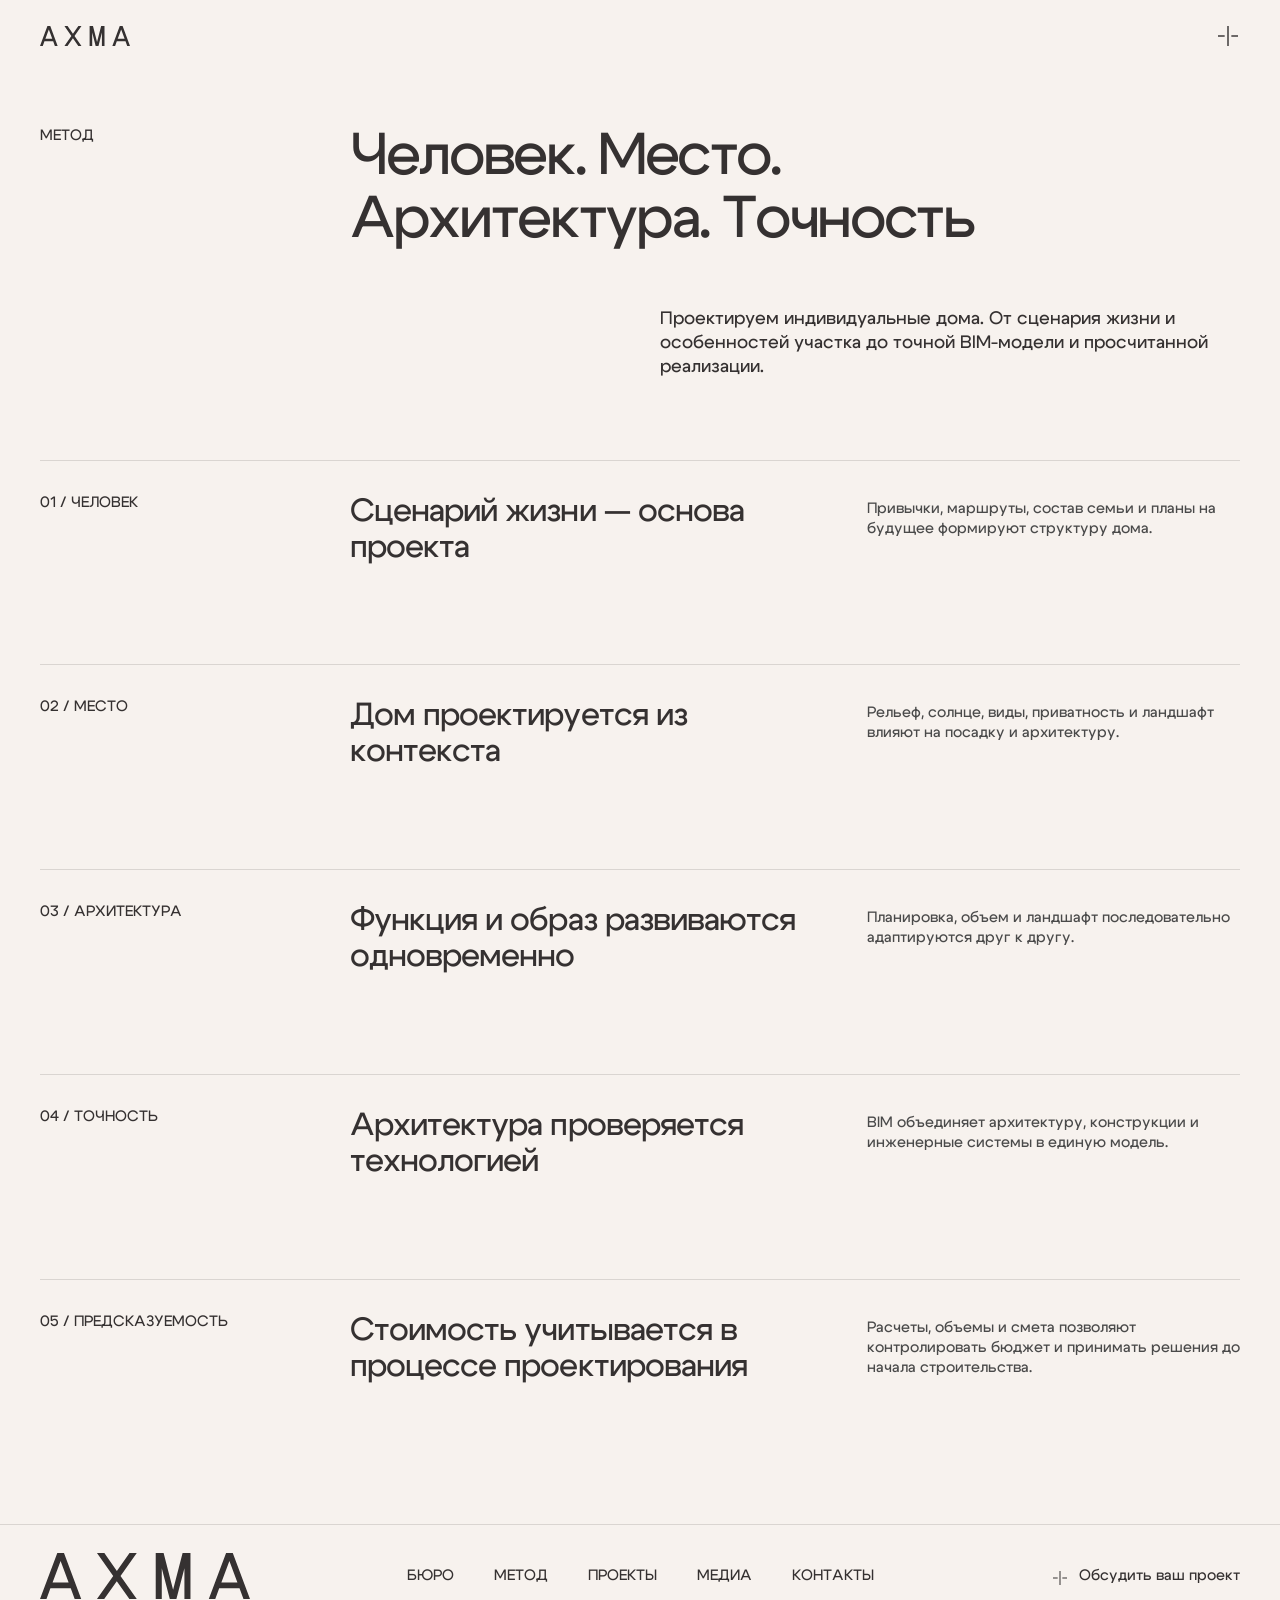
<file: method.html>
<!DOCTYPE html>
<html lang="ru">
<head>
  <meta charset="UTF-8" />
  <meta name="viewport" content="width=device-width, initial-scale=1.0" />
  <title>Метод — АХМА</title>
  <link rel="preconnect" href="https://fonts.googleapis.com" />
  <link rel="preconnect" href="https://fonts.gstatic.com" crossorigin />
  <link href="https://fonts.googleapis.com/css2?family=Onest:wght@400;500&display=swap" rel="stylesheet" />
  <link rel="stylesheet" href="styles.css" />
  <link rel="stylesheet" href="pages.css" />
</head>
<body id="top">
  <header class="site-header site-header--solid" id="site-header">
    <div class="site-header__inner">
      <a href="index.html" class="site-header__logo" aria-label="АХМА — на главную">
        <img decoding="async" src="assets/logo-header.svg" alt="АХМА" width="90" height="20" />
      </a>
      <button type="button" class="site-header__menu-btn" id="menu-toggle" aria-label="Открыть меню" aria-expanded="false" aria-controls="nav-drawer">
        <img decoding="async" src="assets/menu-icon.svg" alt="" width="24" height="24" />
      </button>
    </div>
  </header>

  <div class="nav-drawer" id="nav-drawer" aria-hidden="true">
    <div class="nav-drawer__backdrop" data-close-drawer></div>
    <nav class="nav-drawer__panel" aria-label="Основная навигация">
      <div class="nav-drawer__top">
        <a href="index.html" class="nav-drawer__logo" aria-label="АХМА — на главную">
          <img decoding="async" src="assets/logo-footer.svg" alt="АХМА" width="144" height="32" />
        </a>
        <button type="button" class="nav-drawer__close" data-close-drawer aria-label="Закрыть меню">
          <img decoding="async" src="assets/arrow-icon.svg" alt="" width="18" height="18" />
        </button>
      </div>
      <ul class="nav-drawer__links">
        <li><a href="bureau.html">Бюро</a></li>
        <li><a href="method.html">Метод</a></li>
        <li><a href="projects.html">Проекты</a></li>
        <li><a href="ahma-dom.html">АХМА ДОМ</a></li>
        <li><a href="media.html">Медиа</a></li>
        <li><a href="index.html#contact">Контакты</a></li>
      </ul>
      <div class="nav-drawer__footer">
        <div class="nav-drawer__contacts">
          <a href="mailto:ahma@bureau.ru">ahma@bureau.ru</a>
          <a href="tel:+79381221138">+7 938 122 11 38</a>
        </div>
        <div class="nav-drawer__socials">
          <a href="https://wa.me/79381221138" target="_blank" rel="noopener noreferrer">WhatsApp</a>
          <a href="https://pinterest.com/" target="_blank" rel="noopener noreferrer">Pinterest</a>
        </div>
      </div>
    </nav>
  </div>

  <main>
    <section class="editorial-hero container">
      <div class="editorial-hero__row">
        <p class="section-eyebrow">Метод</p>
        <h1 class="display-xl">Человек. Место.<br />Архитектура. Точность</h1>
      </div>
      <div class="editorial-hero__intro">
        <p class="lead-copy editorial-hero__intro-body">
          Проектируем индивидуальные дома. От сценария жизни и особенностей участка до точной BIM-модели и просчитанной реализации.
        </p>
      </div>
    </section>

    <section class="method-principles container" aria-label="Пять принципов метода">
      <article class="method-principle">
        <p class="method-principle__num">01 / Человек</p>
        <h2 class="display-md">Сценарий жизни — основа проекта</h2>
        <p class="method-principle__desc">
          Привычки, маршруты, состав семьи и планы на будущее формируют структуру дома.
        </p>
      </article>

      <article class="method-principle">
        <p class="method-principle__num">02 / Место</p>
        <h2 class="display-md">Дом проектируется из контекста</h2>
        <p class="method-principle__desc">
          Рельеф, солнце, виды, приватность и ландшафт влияют на посадку и архитектуру.
        </p>
      </article>

      <article class="method-principle">
        <p class="method-principle__num">03 / Архитектура</p>
        <h2 class="display-md">Функция и образ развиваются одновременно</h2>
        <p class="method-principle__desc">
          Планировка, объем и ландшафт последовательно адаптируются друг к другу.
        </p>
      </article>

      <article class="method-principle">
        <p class="method-principle__num">04 / Точность</p>
        <h2 class="display-md">Архитектура проверяется технологией</h2>
        <p class="method-principle__desc">
          BIM объединяет архитектуру, конструкции и инженерные системы в единую модель.
        </p>
      </article>

      <article class="method-principle">
        <p class="method-principle__num">05 / Предсказуемость</p>
        <h2 class="display-md">Стоимость учитывается в процессе проектирования</h2>
        <p class="method-principle__desc">
          Расчеты, объемы и смета позволяют контролировать бюджет и принимать решения до начала строительства.
        </p>
      </article>
    </section>
  </main>

  <footer class="site-footer">
    <div class="site-footer__inner">
      <a href="index.html" class="site-footer__logo" aria-label="АХМА — на главную">
        <img decoding="async" src="assets/logo-footer.svg" alt="АХМА" width="315" height="70" />
      </a>
      <nav class="site-footer__nav" aria-label="Навигация в подвале">
        <a href="bureau.html">Бюро</a>
        <a href="method.html">Метод</a>
        <a href="projects.html">Проекты</a>
        <a href="media.html">Медиа</a>
        <a href="index.html#contact">Контакты</a>
      </nav>
      <a href="index.html#contact" class="action-link site-footer__cta">
        <span class="action-link__icon" aria-hidden="true"><img decoding="async" src="assets/arrow-icon.svg" alt="" width="18" height="18" /></span>
        <span>Обсудить ваш проект</span>
      </a>
    </div>
  </footer>

  <script src="vendor/lenis.min.js"></script>
  <script src="vendor/gsap.min.js"></script>
  <script src="vendor/ScrollTrigger.min.js"></script>
  <script src="site.js"></script>
  <script src="animations.js"></script>
</body>
</html>
</file>
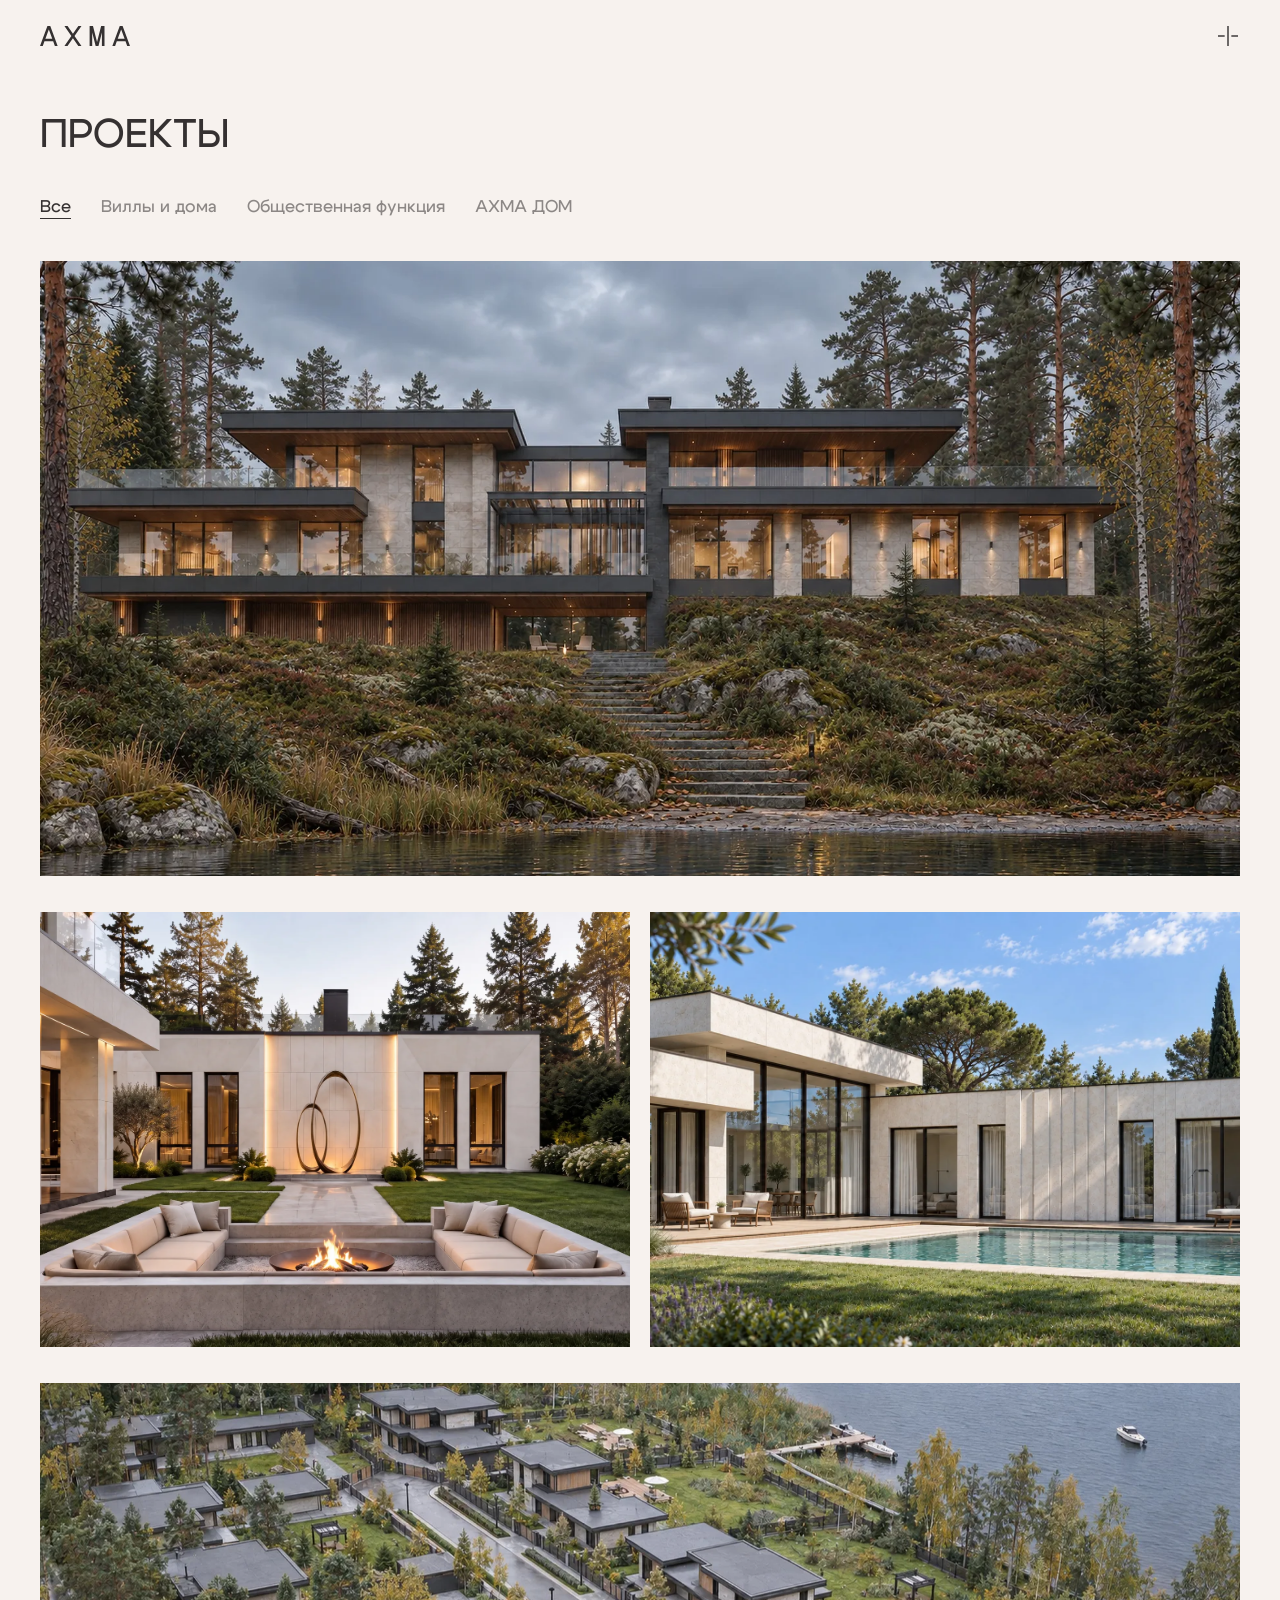
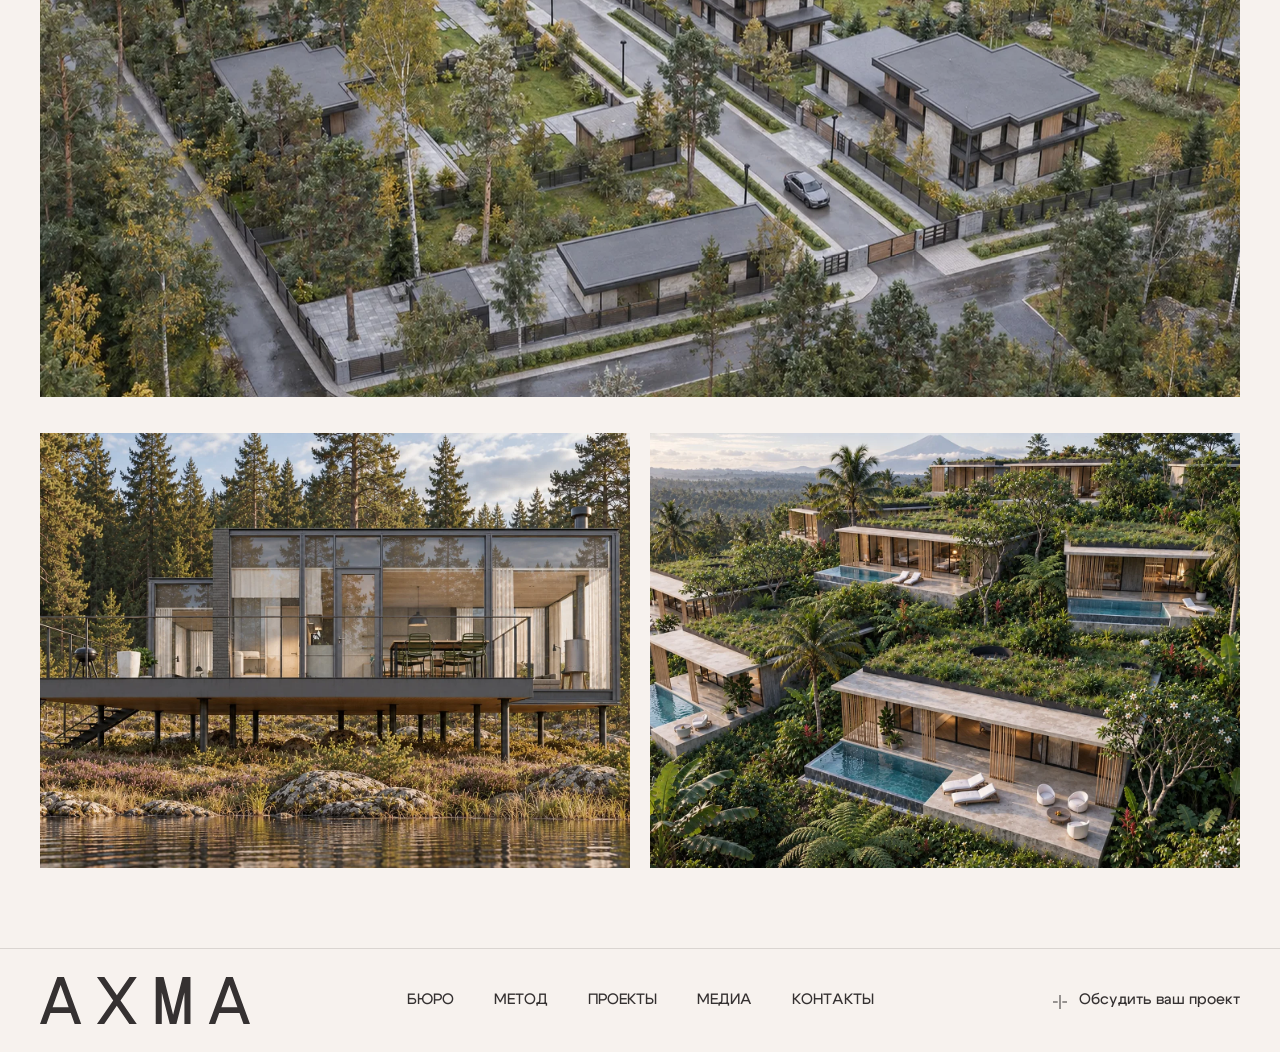
<file: projects.html>
<!DOCTYPE html>
<html lang="ru">
<head>
  <meta charset="UTF-8" />
  <meta name="viewport" content="width=device-width, initial-scale=1.0" />
  <title>Проекты — АХМА</title>
  <link rel="preconnect" href="https://fonts.googleapis.com" />
  <link rel="preconnect" href="https://fonts.gstatic.com" crossorigin />
  <link href="https://fonts.googleapis.com/css2?family=Onest:wght@400;500&display=swap" rel="stylesheet" />
  <link rel="stylesheet" href="styles.css" />
  <link rel="stylesheet" href="pages.css" />
</head>
<body id="top">
  <header class="site-header site-header--solid" id="site-header">
    <div class="site-header__inner">
      <a href="index.html" class="site-header__logo" aria-label="АХМА — на главную">
        <img decoding="async" src="assets/logo-header.svg" alt="АХМА" width="90" height="20" />
      </a>
      <button type="button" class="site-header__menu-btn" id="menu-toggle" aria-label="Открыть меню" aria-expanded="false" aria-controls="nav-drawer">
        <img decoding="async" src="assets/menu-icon.svg" alt="" width="24" height="24" />
      </button>
    </div>
  </header>

  <div class="nav-drawer" id="nav-drawer" aria-hidden="true">
    <div class="nav-drawer__backdrop" data-close-drawer></div>
    <nav class="nav-drawer__panel" aria-label="Основная навигация">
      <div class="nav-drawer__top">
        <a href="index.html" class="nav-drawer__logo" aria-label="АХМА — на главную">
          <img decoding="async" src="assets/logo-footer.svg" alt="АХМА" width="144" height="32" />
        </a>
        <button type="button" class="nav-drawer__close" data-close-drawer aria-label="Закрыть меню">
          <img decoding="async" src="assets/arrow-icon.svg" alt="" width="18" height="18" />
        </button>
      </div>
      <ul class="nav-drawer__links">
        <li><a href="bureau.html">Бюро</a></li>
        <li><a href="method.html">Метод</a></li>
        <li><a href="projects.html">Проекты</a></li>
        <li><a href="ahma-dom.html">АХМА ДОМ</a></li>
        <li><a href="media.html">Медиа</a></li>
        <li><a href="index.html#contact">Контакты</a></li>
      </ul>
      <div class="nav-drawer__footer">
        <div class="nav-drawer__contacts">
          <a href="mailto:ahma@bureau.ru">ahma@bureau.ru</a>
          <a href="tel:+79381221138">+7 938 122 11 38</a>
        </div>
        <div class="nav-drawer__socials">
          <a href="https://wa.me/79381221138" target="_blank" rel="noopener noreferrer">WhatsApp</a>
          <a href="https://pinterest.com/" target="_blank" rel="noopener noreferrer">Pinterest</a>
        </div>
      </div>
    </nav>
  </div>

  <main>
    <section class="page-title-block container">
      <h1>Проекты</h1>
    </section>

    <section class="container" aria-label="Каталог проектов">
      <div class="projects-page__filters" role="tablist" aria-label="Категории проектов">
        <button type="button" class="projects-page__filter is-active" data-projects-filter="all">Все</button>
        <button type="button" class="projects-page__filter" data-projects-filter="villas">Виллы и дома</button>
        <button type="button" class="projects-page__filter" data-projects-filter="public">Общественная функция</button>
        <a href="ahma-dom.html" class="projects-page__filter">АХМА ДОМ</a>
      </div>

      <div class="projects-feed">
        <a href="project.html?id=bolshoe-ozero" class="projects-feed__card projects-feed__card--wide" data-project-cat="villas">
          <img decoding="async" src="assets/pages/cover-bolshoe-ozero.webp" alt="Резиденция у Большого Озера" />
          <span class="project-plate">
            <span class="project-plate__title">Резиденция у Большого Озера</span>
          </span>
        </a>

        <div class="projects-feed__pair">
          <a href="project.html?id=krasnogorsk" class="projects-feed__card projects-feed__card--half" data-project-cat="villas">
            <img decoding="async" src="assets/pages/cover-krasnogorsk.webp" alt="Резиденция в Красногорске" />
            <span class="project-plate">
              <span class="project-plate__title">Резиденция в Красногорске</span>
            </span>
          </a>

          <a href="project.html?id=crimea" class="projects-feed__card projects-feed__card--half" data-project-cat="villas">
            <img decoding="async" src="assets/pages/cover-crimea.webp" alt="Дом-айсберг в Крыму" />
            <span class="project-plate">
              <span class="project-plate__title">Дом-айсберг в Крыму</span>
            </span>
          </a>
        </div>

        <a href="project.html?id=nahimovskoe" class="projects-feed__card projects-feed__card--wide" data-project-cat="villas">
          <img decoding="async" src="assets/pages/cover-nahimovskoe.webp" alt="Клубный поселок на озере Нахимовское" />
          <span class="project-plate">
            <span class="project-plate__title">Клубный поселок на озере Нахимовское</span>
          </span>
        </a>

        <div class="projects-feed__pair">
          <a href="project.html?id=karelia" class="projects-feed__card projects-feed__card--half" data-project-cat="public">
            <img decoding="async" src="assets/pages/cover-karelia.webp" alt="Эко-отель 4 звезды в Карелии" />
            <span class="project-plate">
              <span class="project-plate__title">Эко-отель 4 звезды в Карелии</span>
            </span>
          </a>

          <a href="project.html?id=indonesia" class="projects-feed__card projects-feed__card--half" data-project-cat="public">
            <img decoding="async" src="assets/pages/cover-indonesia.webp" alt="Курорт в Индонезии" />
            <span class="project-plate">
              <span class="project-plate__title">Курорт в Индонезии</span>
            </span>
          </a>
        </div>
      </div>
    </section>
  </main>

  <footer class="site-footer">
    <div class="site-footer__inner">
      <a href="index.html" class="site-footer__logo" aria-label="АХМА — на главную">
        <img decoding="async" src="assets/logo-footer.svg" alt="АХМА" width="315" height="70" />
      </a>
      <nav class="site-footer__nav" aria-label="Навигация в подвале">
        <a href="bureau.html">Бюро</a>
        <a href="method.html">Метод</a>
        <a href="projects.html">Проекты</a>
        <a href="media.html">Медиа</a>
        <a href="index.html#contact">Контакты</a>
      </nav>
      <a href="index.html#contact" class="action-link site-footer__cta">
        <span class="action-link__icon" aria-hidden="true"><img decoding="async" src="assets/arrow-icon.svg" alt="" width="18" height="18" /></span>
        <span>Обсудить ваш проект</span>
      </a>
    </div>
  </footer>

  <script src="vendor/lenis.min.js"></script>
  <script src="vendor/gsap.min.js"></script>
  <script src="vendor/ScrollTrigger.min.js"></script>
  <script src="site.js"></script>
  <script src="animations.js"></script>
</body>
</html>
</file>
<file: styles.css>
/* ==========================================================================
   АХМА — Architectural Bureau Design System & Responsive Layout
   Reference desktop width: 1920px (1800px inner container, 60px margins)
   ========================================================================== */

@font-face {
  font-family: 'Cygre';
  src: url('assets/fonts/Cygre-Regular.ttf') format('truetype');
  font-weight: 400;
  font-style: normal;
  font-display: swap;
}

@font-face {
  font-family: 'Cygre';
  src: url('assets/fonts/Cygre-Medium.ttf') format('truetype');
  font-weight: 500;
  font-style: normal;
  font-display: swap;
}

:root {
  --bg: #f7f2ee;
  --ink: #353131;
  --muted: #8c8c8c;
  --border: #dad5d1;
  --font-main: 'Cygre', -apple-system, BlinkMacSystemFont, 'Helvetica Neue', sans-serif;

  --gutter: clamp(20px, 3.125vw, 60px);
  --container-max: 1920px;

  --text-display: clamp(28px, 3.125vw, 60px);
  --leading-display: 1.1;
  --text-body: clamp(15px, 0.9375vw, 18px);
  --leading-body: 1.3333;
  --text-small: clamp(13px, 0.729vw, 14px);
  --leading-small: 1.4285;

  --ease: cubic-bezier(0.22, 1, 0.36, 1);
}

*,
*::before,
*::after {
  box-sizing: border-box;
}

html {
  scroll-behavior: smooth;
  background-color: var(--bg);
  color: var(--ink);
  font-family: var(--font-main);
  font-weight: 500;
  -webkit-font-smoothing: antialiased;
  -moz-osx-font-smoothing: grayscale;
}

html.lenis {
  scroll-behavior: auto;
}

body {
  margin: 0;
  background-color: var(--bg);
  color: var(--ink);
  font-size: var(--text-body);
  line-height: var(--leading-body);
  overflow-x: clip;
}

img {
  display: block;
  max-width: 100%;
}

a {
  color: inherit;
  text-decoration: none;
}

button,
input {
  font: inherit;
  color: inherit;
}

h1,
h2,
h3,
p,
blockquote,
figure,
ul,
ol {
  margin: 0;
}

ul,
ol {
  padding: 0;
  list-style: none;
}

.sr-only {
  position: absolute;
  width: 1px;
  height: 1px;
  padding: 0;
  margin: -1px;
  overflow: hidden;
  clip: rect(0, 0, 0, 0);
  white-space: nowrap;
  border: 0;
}

.container {
  width: 100%;
  max-width: var(--container-max);
  margin-inline: auto;
  padding-inline: var(--gutter);
}

/* Typography helpers */
.section-eyebrow {
  font-size: var(--text-body);
  line-height: var(--leading-body);
  font-weight: 500;
  text-transform: uppercase;
  color: var(--ink);
}

.display-heading {
  font-size: var(--text-display);
  line-height: var(--leading-display);
  font-weight: 500;
  color: var(--ink);
}

.body-copy {
  font-size: var(--text-body);
  line-height: var(--leading-body);
  font-weight: 500;
  color: var(--ink);
}

/* Action link (+ icon + label) */
.action-link {
  display: inline-flex;
  align-items: center;
  gap: 10px;
  font-size: var(--text-body);
  line-height: var(--leading-body);
  font-weight: 500;
  color: var(--ink);
  background: none;
  border: none;
  padding: 4px 0;
  cursor: pointer;
  white-space: nowrap;
  transition: opacity 0.25s var(--ease);
}

.action-link:hover {
  opacity: 0.65;
}

.action-link__icon {
  display: inline-flex;
  align-items: center;
  padding-top: 4px;
  flex-shrink: 0;
  transition: transform 0.35s var(--ease);
}

.action-link:hover .action-link__icon {
  transform: rotate(90deg);
}

.action-link__icon img {
  width: 18px;
  height: 18px;
}

/* ==========================================================================
   Header & Left-sliding Navigation Drawer (Меню · слева)
   ========================================================================== */
.site-header {
  position: fixed;
  top: 0;
  left: 0;
  right: 0;
  z-index: 40;
  pointer-events: none;
  transition: background-color 0.35s var(--ease), border-color 0.35s var(--ease);
  border-bottom: 1px solid transparent;
}

.site-header.is-scrolled {
  background-color: rgba(247, 242, 238, 0.9);
  backdrop-filter: blur(10px);
  -webkit-backdrop-filter: blur(10px);
  border-bottom-color: var(--border);
}

.site-header__inner {
  max-width: var(--container-max);
  margin-inline: auto;
  padding: clamp(20px, 1.875vw, 36px) var(--gutter);
  display: flex;
  align-items: center;
  justify-content: space-between;
  transition: padding 0.3s var(--ease);
}

.site-header.is-scrolled .site-header__inner {
  padding-block: 18px;
}

.site-header__logo,
.site-header__menu-btn {
  pointer-events: auto;
  display: inline-flex;
  align-items: center;
  justify-content: center;
}

.site-header__logo img {
  width: 90px;
  height: 20px;
  transition: filter 0.3s var(--ease);
}

.site-header.is-dark-ink .site-header__logo img,
.site-header.is-dark-ink .site-header__menu-btn img,
.site-header.is-scrolled .site-header__logo img,
.site-header.is-scrolled .site-header__menu-btn img {
  filter: brightness(0) saturate(100%) invert(16%) sepia(6%) saturate(464%) hue-rotate(314deg) brightness(95%) contrast(88%);
}

.site-header__menu-btn {
  background: none;
  border: none;
  padding: 4px;
  margin: -4px;
  cursor: pointer;
  transition: transform 0.35s var(--ease), opacity 0.25s var(--ease);
}

.site-header__menu-btn:hover {
  transform: rotate(90deg);
}

.site-header__menu-btn img {
  width: 24px;
  height: 24px;
}

/* Left-sliding Navigation Drawer */
.nav-drawer {
  position: fixed;
  inset: 0;
  z-index: 60;
  pointer-events: none;
  visibility: hidden;
}

.nav-drawer.is-open {
  pointer-events: auto;
  visibility: visible;
}

.nav-drawer__backdrop {
  position: absolute;
  inset: 0;
  background-color: rgba(53, 49, 49, 0.32);
  opacity: 0;
  transition: opacity 0.35s var(--ease);
}

.nav-drawer.is-open .nav-drawer__backdrop {
  opacity: 1;
}

.nav-drawer__panel {
  position: absolute;
  top: 0;
  left: 0;
  bottom: 0;
  width: min(520px, 100%);
  background-color: var(--bg);
  border-right: 1px solid var(--border);
  padding: clamp(24px, 2.5vw, 44px) var(--gutter);
  display: flex;
  flex-direction: column;
  justify-content: space-between;
  transform: translateX(-100%);
  transition: transform 0.42s var(--ease);
}

.nav-drawer.is-open .nav-drawer__panel {
  transform: translateX(0);
}

.nav-drawer__top {
  display: flex;
  align-items: center;
  justify-content: space-between;
}

.nav-drawer__logo img {
  width: 112px;
  height: 25px;
}

.nav-drawer__close {
  background: none;
  border: none;
  padding: 8px;
  margin: -8px;
  cursor: pointer;
  display: inline-flex;
  align-items: center;
  justify-content: center;
  transform: rotate(45deg);
  transition: transform 0.3s var(--ease), opacity 0.25s var(--ease);
}

.nav-drawer__close:hover {
  transform: rotate(135deg);
  opacity: 0.65;
}

.nav-drawer__close img {
  width: 18px;
  height: 18px;
}

.nav-drawer__links {
  display: flex;
  flex-direction: column;
  gap: 18px;
  margin-block: 40px;
}

.nav-drawer__links a {
  font-size: clamp(28px, 3vw, 44px);
  line-height: 1.15;
  text-transform: uppercase;
  letter-spacing: -0.02em;
  transition: opacity 0.25s var(--ease);
}

.nav-drawer__links a:hover {
  opacity: 0.55;
}

.nav-drawer__footer {
  border-top: 1px solid var(--border);
  padding-top: 24px;
  display: flex;
  flex-direction: column;
  gap: 16px;
}

.nav-drawer__contacts,
.nav-drawer__socials {
  display: flex;
  flex-wrap: wrap;
  gap: 12px 24px;
  font-size: 16px;
}

.nav-drawer__contacts a:hover,
.nav-drawer__socials a:hover {
  opacity: 0.6;
}

/* ==========================================================================
   Section 1 & 2: Scroll-driven Hero -> Sky Intro (encore-resort.ru style)
   ========================================================================== */
.intro-stage {
  position: relative;
  width: 100%;
  background-color: var(--bg);
}

.intro-scroll-track {
  position: relative;
  height: 245svh;
}

.intro-sticky {
  position: sticky;
  top: 0;
  height: 100svh;
  width: 100%;
  overflow: hidden;
  display: flex;
  align-items: center;
}

.intro-sticky__sky {
  position: absolute;
  inset: 0;
  background: linear-gradient(180deg, #bcc5ef 0%, #dfe2e7 66%, #f7f2ee 100%);
  z-index: 1;
}

.intro__content {
  position: relative;
  z-index: 2;
  width: 100%;
  max-width: var(--container-max);
  margin-inline: auto;
  padding-inline: var(--gutter);
  padding-top: clamp(48px, 5vw, 96px);
}

.intro__editorial {
  width: min(1180px, 100%);
  margin-inline: auto;
}

.intro__thumb-slot {
  width: clamp(210px, 19.583vw, 376px);
  aspect-ratio: 376 / 200;
  margin-left: 13.135%;
  margin-bottom: clamp(20px, 1.56vw, 30px);
}

.intro__headline {
  font-size: var(--text-display);
  line-height: 1.0333;
  font-weight: 500;
  color: var(--ink);
  word-break: break-word;
  opacity: 0;
  transform: translate3d(0, 24px, 0);
  will-change: opacity, transform;
}

.intro__headline-lead {
  display: block;
  margin-left: 13.135%;
}

/* Morphing Hero Frame */
.hero-morph {
  position: absolute;
  top: 0;
  left: 0;
  width: 100%;
  height: 100%;
  z-index: 3;
  overflow: hidden;
  background-color: #2b2725;
  transform-origin: top left;
  will-change: transform;
  contain: layout paint;
}

.hero-morph__image {
  width: 100%;
  height: 100%;
  object-fit: cover;
  object-position: center;
  transform-origin: center center;
  will-change: transform;
}

.hero-morph__vignette {
  position: absolute;
  inset: 0;
  background: linear-gradient(180deg, rgba(0, 0, 0, 0.4) 0%, rgba(0, 0, 0, 0) 50%);
  pointer-events: none;
  will-change: opacity;
}

.hero-scroll-hint {
  position: absolute;
  left: 50%;
  bottom: 28px;
  transform: translateX(-50%);
  z-index: 4;
  display: flex;
  flex-direction: column;
  align-items: center;
  gap: 8px;
  color: rgba(255, 255, 255, 0.85);
  font-size: 13px;
  letter-spacing: 0.08em;
  text-transform: uppercase;
  pointer-events: none;
  transition: opacity 0.3s var(--ease);
}

.hero-scroll-hint__line {
  width: 1px;
  height: 28px;
  background: linear-gradient(180deg, rgba(255, 255, 255, 0.85), rgba(255, 255, 255, 0));
}

.hero-sound-btn {
  position: absolute;
  right: var(--gutter);
  bottom: 28px;
  z-index: 5;
  display: inline-flex;
  align-items: center;
  gap: 8px;
  padding: 9px 16px;
  border: 1px solid rgba(255, 255, 255, 0.32);
  border-radius: 999px;
  background-color: rgba(20, 19, 18, 0.36);
  backdrop-filter: blur(8px);
  -webkit-backdrop-filter: blur(8px);
  color: #f7f2ee;
  font-size: 13px;
  letter-spacing: 0.06em;
  text-transform: uppercase;
  cursor: pointer;
  transition: background-color 0.25s var(--ease), border-color 0.25s var(--ease), opacity 0.25s var(--ease);
}

.hero-sound-btn:hover {
  background-color: rgba(20, 19, 18, 0.62);
  border-color: rgba(255, 255, 255, 0.65);
}

.hero-sound-btn__dot {
  width: 6px;
  height: 6px;
  border-radius: 50%;
  background-color: rgba(247, 242, 238, 0.45);
  transition: background-color 0.25s var(--ease);
}

.hero-sound-btn.is-unmuted .hero-sound-btn__dot {
  background-color: #f7f2ee;
  box-shadow: 0 0 8px rgba(247, 242, 238, 0.85);
}

.intro__house {
  position: relative;
  width: 100%;
  aspect-ratio: 1920 / 1110;
  overflow: hidden;
  background-color: var(--bg);
}

.intro__house-img {
  position: absolute;
  left: 0;
  top: -20.77%;
  width: 100%;
  height: 127.12%;
  max-width: none;
  object-fit: cover;
}

@media (prefers-reduced-motion: reduce) {
  .intro-scroll-track {
    height: auto;
  }

  .intro-sticky {
    position: relative;
    height: auto;
    flex-direction: column;
    padding-bottom: 64px;
  }

  .hero-morph {
    position: relative;
    height: clamp(460px, 53vw, 960px);
    order: -1;
  }

  .intro__thumb-slot {
    display: none;
  }

  .intro__headline {
    opacity: 1;
    transform: none;
  }

  .hero-scroll-hint {
    display: none;
  }
}

/* ==========================================================================
   Section 3: Projects Gallery & Long Hover Title Plates
   Viewport-peek logic: current project fits inside screen + next project peeks below
   ========================================================================== */
.projects {
  padding-top: clamp(32px, 3.2vw, 60px);
  display: flex;
  flex-direction: column;
  gap: clamp(28px, 3vw, 52px);
}

.project-trigger {
  display: block;
  width: 100%;
  height: 100%;
  padding: 0;
  margin: 0;
  border: none;
  background: none;
  cursor: pointer;
  position: relative;
  overflow: hidden;
  text-align: left;
}

.project-trigger img {
  width: 100%;
  height: 100%;
  object-fit: cover;
  backface-visibility: hidden;
  -webkit-backface-visibility: hidden;
  will-change: transform;
  transition: transform 0.7s var(--ease);
}

.project-trigger:hover img,
.project-trigger:focus-visible img {
  transform: scale(1.025);
}

/* Long full-width hover & keyboard-focus title plate (always visible on touch devices) */
.project-plate {
  position: absolute;
  left: clamp(14px, 1.25vw, 24px);
  right: clamp(14px, 1.25vw, 24px);
  bottom: clamp(14px, 1.25vw, 24px);
  padding: clamp(14px, 1.05vw, 20px) clamp(18px, 1.4vw, 28px);
  background-color: rgba(247, 242, 238, 0.94);
  backdrop-filter: blur(8px);
  -webkit-backdrop-filter: blur(8px);
  color: var(--ink);
  display: flex;
  align-items: center;
  opacity: 0;
  transform: translateY(8px);
  transition: opacity 0.3s var(--ease), transform 0.3s var(--ease);
  pointer-events: none;
}

.project-plate__title {
  font-size: clamp(16px, 1.05vw, 20px);
  line-height: 1.25;
  color: var(--ink);
}

.project-trigger:hover .project-plate,
.project-trigger:focus-visible .project-plate,
.archive-card__btn:hover .project-plate,
.archive-card__btn:focus-visible .project-plate {
  opacity: 1;
  transform: translateY(0);
}

@media (hover: none) {
  .project-plate {
    opacity: 1;
    transform: none;
  }
}

.project-wide {
  width: 100%;
  height: min(calc(100svh - 175px), 50vw);
  min-height: 340px;
  max-height: 820px;
  overflow: hidden;
  background-color: #ebe5df;
}

.project-asymmetric {
  display: grid;
  grid-template-columns: 405fr 215fr 1180fr;
  align-items: stretch;
  height: min(calc(100svh - 175px), 50vw);
  min-height: 360px;
  max-height: 820px;
}

.project-asymmetric__left {
  grid-column: 1;
  display: grid;
  grid-template-rows: 1fr 1fr;
  gap: clamp(16px, 2.4vw, 44px);
  min-height: 0;
}

.project-asymmetric__right {
  grid-column: 3;
  height: 100%;
  overflow: hidden;
}

.project-detail {
  width: 100%;
  height: 100%;
  min-height: 0;
  overflow: hidden;
}

.project-detail--sculpt .project-trigger img.project-detail__sculpt-img {
  position: absolute;
  height: 100%;
  width: 252.18%;
  left: -88.59%;
  top: 0.04%;
  max-width: none;
  object-fit: fill;
}

.projects__cta-wrap {
  display: flex;
  justify-content: center;
  margin-top: clamp(8px, 1.5vw, 24px);
}

/* ==========================================================================
   Section 3B: 5-Project Archive (from Google Doc)
   ========================================================================== */
.archive {
  padding-top: clamp(72px, 8.5vw, 160px);
}

.archive__header {
  display: flex;
  flex-wrap: wrap;
  align-items: flex-end;
  justify-content: space-between;
  gap: 24px;
  padding-bottom: clamp(28px, 2.5vw, 44px);
  border-bottom: 1px solid var(--border);
}

.archive__title {
  margin-top: 12px;
}

.archive__filters {
  display: flex;
  flex-wrap: wrap;
  gap: 10px 28px;
}

.archive__filter {
  background: none;
  border: none;
  border-bottom: 1px solid transparent;
  padding: 6px 0;
  cursor: pointer;
  font-size: var(--text-body);
  line-height: var(--leading-body);
  color: var(--muted);
  transition: color 0.25s var(--ease), border-color 0.25s var(--ease);
}

.archive__filter:hover,
.archive__filter.is-active {
  color: var(--ink);
  border-bottom-color: var(--ink);
}

.archive__grid {
  padding-top: clamp(28px, 2.8vw, 50px);
  display: grid;
  grid-template-columns: repeat(3, minmax(0, 1fr));
  gap: clamp(24px, 2.5vw, 44px) clamp(20px, 2.08vw, 40px);
}

.archive-card.is-hidden {
  display: none;
}

.archive-card__btn {
  display: flex;
  flex-direction: column;
  width: 100%;
  padding: 0;
  border: none;
  background: none;
  text-align: left;
  cursor: pointer;
}

.archive-card__media {
  position: relative;
  width: 100%;
  aspect-ratio: 4 / 3;
  overflow: hidden;
  background-color: #e6dfd9;
}

.archive-card__media img {
  width: 100%;
  height: 100%;
  object-fit: cover;
  transition: transform 0.65s var(--ease);
}

.archive-card__btn:hover .archive-card__media img,
.archive-card__btn:focus-visible .archive-card__media img {
  transform: scale(1.03);
}

.archive-card__info {
  padding-top: 14px;
  display: flex;
  flex-direction: column;
  gap: 4px;
}

.archive-card__name {
  font-size: var(--text-body);
  line-height: var(--leading-body);
  font-weight: 500;
  color: var(--ink);
}

.archive-card__sub {
  font-size: var(--text-small);
  line-height: var(--leading-small);
  color: var(--muted);
}

/* ==========================================================================
   Project Detail Modal
   ========================================================================== */
.project-modal {
  position: fixed;
  inset: 0;
  z-index: 70;
  display: flex;
  justify-content: flex-end;
  opacity: 0;
  visibility: hidden;
  pointer-events: none;
  transition: opacity 0.3s var(--ease), visibility 0.3s var(--ease);
}

.project-modal.is-open {
  opacity: 1;
  visibility: visible;
  pointer-events: auto;
}

.project-modal__backdrop {
  position: absolute;
  inset: 0;
  background-color: rgba(53, 49, 49, 0.36);
}

.project-modal__sheet {
  position: relative;
  z-index: 1;
  width: min(920px, 100%);
  height: 100%;
  background-color: var(--bg);
  border-left: 1px solid var(--border);
  overflow-y: auto;
  padding: clamp(24px, 3vw, 48px) var(--gutter);
  transform: translateX(48px);
  transition: transform 0.38s var(--ease);
}

.project-modal.is-open .project-modal__sheet {
  transform: translateX(0);
}

.project-modal__header {
  display: flex;
  align-items: center;
  justify-content: space-between;
  padding-bottom: 20px;
  border-bottom: 1px solid var(--border);
}

.project-modal__close {
  background: none;
  border: none;
  padding: 8px;
  margin: -8px;
  cursor: pointer;
  transform: rotate(45deg);
  transition: transform 0.3s var(--ease), opacity 0.25s var(--ease);
}

.project-modal__close:hover {
  transform: rotate(135deg);
  opacity: 0.65;
}

.project-modal__close img {
  width: 18px;
  height: 18px;
}

.project-modal__body {
  padding-top: clamp(24px, 2.5vw, 40px);
  display: flex;
  flex-direction: column;
  gap: 32px;
}

.project-modal__title {
  font-size: clamp(28px, 3vw, 48px);
  line-height: 1.1;
  font-weight: 500;
  color: var(--ink);
}

.project-modal__hero {
  width: 100%;
  aspect-ratio: 16 / 10;
  overflow: hidden;
}

.project-modal__hero img {
  width: 100%;
  height: 100%;
  object-fit: cover;
}

.project-modal__specs {
  border-top: 1px solid var(--border);
}

.project-modal__spec-row {
  display: grid;
  grid-template-columns: minmax(140px, 200px) 1fr;
  gap: 12px 24px;
  padding-block: 14px;
  border-bottom: 1px solid var(--border);
}

.project-modal__spec-label {
  color: var(--muted);
}

.project-modal__concept {
  display: flex;
  flex-direction: column;
  gap: 16px;
}

.project-modal__concept p {
  font-size: var(--text-body);
  line-height: 1.5;
  color: var(--ink);
}

.project-modal__divider {
  width: 48px;
  height: 1px;
  background-color: var(--border);
  margin-block: 4px;
}

/* ==========================================================================
   Section 4: Founders Quote & Portrait
   ========================================================================== */
.founders {
  padding-top: clamp(72px, 10.4vw, 200px);
}

.founders__inner {
  border-top: 1px solid var(--border);
  border-bottom: 1px solid var(--border);
  padding-block: clamp(32px, 2.6vw, 50px);
  display: grid;
  grid-template-columns: minmax(0, 870fr) minmax(0, 715fr);
  column-gap: clamp(32px, 11.2vw, 215px);
  row-gap: 36px;
  align-items: center;
}

.founders__text {
  display: flex;
  flex-direction: column;
  justify-content: space-between;
  gap: clamp(36px, 10.4vw, 200px);
}

.founders__quote {
  font-size: var(--text-display);
  line-height: var(--leading-display);
  letter-spacing: -0.04em;
  color: var(--ink);
}

.founders__author {
  font-size: var(--text-body);
  line-height: var(--leading-body);
  color: var(--ink);
  max-width: 405px;
}

.founders__portrait {
  width: 100%;
  aspect-ratio: 715 / 842;
  overflow: hidden;
}

.founders__portrait img {
  width: 100%;
  height: 100%;
  object-fit: cover;
}

/* ==========================================================================
   Section 5: Recognition & Geography
   ========================================================================== */
.credentials {
  padding-top: clamp(72px, 10.4vw, 200px);
  display: grid;
  grid-template-columns: repeat(2, minmax(0, 1fr));
  gap: clamp(48px, 3.125vw, 60px);
  align-items: start;
}

.credentials__column {
  display: flex;
  flex-direction: column;
  gap: clamp(20px, 1.56vw, 30px);
}

.lined-list {
  border-top: 1px solid var(--border);
}

.lined-list__item {
  border-bottom: 1px solid var(--border);
  padding-block: 14px;
  display: flex;
  flex-direction: column;
  gap: 4px;
}

.lined-list__title {
  font-size: var(--text-body);
  line-height: var(--leading-body);
  color: var(--ink);
}

.lined-list__meta {
  font-size: var(--text-body);
  line-height: var(--leading-body);
  color: var(--muted);
}

/* ==========================================================================
   Section 6: Method
   ========================================================================== */
.method {
  padding-top: clamp(80px, 11.45vw, 220px);
}

.method__header {
  display: grid;
  grid-template-columns: repeat(2, minmax(0, 1fr));
  column-gap: clamp(32px, 3.125vw, 60px);
  row-gap: 24px;
  align-items: start;
}

.method__heading-col {
  display: flex;
  flex-direction: column;
  gap: 20px;
  max-width: 715px;
}

.method__desc-col {
  padding-top: clamp(0px, 2.3vw, 44px);
  max-width: 715px;
}

.method__cards {
  margin-top: clamp(48px, 6.77vw, 130px);
  display: grid;
  grid-template-columns: repeat(4, minmax(0, 1fr));
  border-top: 1px solid var(--border);
  border-left: 1px solid var(--border);
}

.method__card {
  border-right: 1px solid var(--border);
  border-bottom: 1px solid var(--border);
  padding: clamp(24px, 2.08vw, 40px);
  display: flex;
  flex-direction: column;
  gap: 20px;
}

.method__num,
.method__card-text {
  font-size: var(--text-body);
  line-height: var(--leading-body);
  color: var(--ink);
}

.method__visual {
  margin-top: clamp(48px, 7.29vw, 140px);
  width: 100%;
  aspect-ratio: 1800 / 1004;
  overflow: hidden;
}

/* ==========================================================================
   Section 7: Contact / Form
   ========================================================================== */
.contact {
  padding-top: clamp(72px, 9.375vw, 180px);
  padding-bottom: clamp(72px, 8.33vw, 160px);
  display: grid;
  grid-template-columns: 310fr 560fr 370fr 560fr;
  align-items: start;
}

.contact__eyebrow-col {
  grid-column: 1;
}

.contact__form-col {
  grid-column: 2;
}

.contact__info-col {
  grid-column: 4;
  padding-top: 12px;
}

.contact__title {
  margin-bottom: clamp(32px, 2.6vw, 50px);
}

.contact-form__fields {
  border-top: 1px solid var(--border);
}

.contact-form__field {
  display: block;
  border-bottom: 1px solid var(--border);
  transition: border-color 0.25s var(--ease);
}

.contact-form__field:focus-within {
  border-bottom-color: var(--ink);
}

.contact-form__field input {
  width: 100%;
  border: none;
  background: transparent;
  padding: 14px 0 20px;
  font-size: var(--text-body);
  line-height: var(--leading-body);
  color: var(--ink);
  outline: none;
}

.contact-form__field input::placeholder {
  color: var(--muted);
}

.contact-form__field.is-invalid {
  border-bottom-color: #b4433a;
}

.contact-form__consent {
  display: flex;
  align-items: flex-start;
  gap: 10px;
  margin-top: 24px;
  cursor: pointer;
  position: relative;
}

.contact-form__consent input {
  position: absolute;
  opacity: 0;
  width: 16px;
  height: 16px;
  margin: 0;
  cursor: pointer;
}

.contact-form__checkbox {
  width: 12px;
  height: 12px;
  margin-top: 5px;
  border: 1px solid var(--ink);
  border-radius: 2px;
  flex-shrink: 0;
  position: relative;
  transition: background-color 0.2s var(--ease);
}

.contact-form__consent input:checked + .contact-form__checkbox {
  background-color: var(--ink);
}

.contact-form__consent input:checked + .contact-form__checkbox::after {
  content: '';
  position: absolute;
  left: 3px;
  top: 0.5px;
  width: 4px;
  height: 7px;
  border: solid var(--bg);
  border-width: 0 1.5px 1.5px 0;
  transform: rotate(45deg);
}

.contact-form__consent input:focus-visible + .contact-form__checkbox {
  outline: 2px solid var(--ink);
  outline-offset: 2px;
}

.contact-form__consent-text {
  font-size: var(--text-small);
  line-height: var(--leading-small);
  color: var(--ink);
}

.contact-form__actions {
  margin-top: clamp(28px, 2.08vw, 40px);
  display: flex;
  flex-direction: column;
  align-items: flex-start;
  gap: 12px;
}

.contact-form__status {
  font-size: var(--text-small);
  line-height: var(--leading-small);
  color: var(--ink);
  min-height: 20px;
}

.contact-form__status.is-error {
  color: #b4433a;
}

.contact-links {
  border-top: 1px solid var(--border);
}

.contact-links__row {
  border-bottom: 1px solid var(--border);
  padding: 14px 0 20px;
  font-size: var(--text-body);
  line-height: var(--leading-body);
  color: var(--ink);
}

.contact-links__row a {
  transition: opacity 0.25s var(--ease);
}

.contact-links__row a:hover {
  opacity: 0.6;
}

.contact-links__row--socials {
  display: flex;
  flex-wrap: wrap;
  gap: 20px;
}

/* ==========================================================================
   Footer
   ========================================================================== */
.site-footer {
  border-top: 1px solid var(--border);
}

.site-footer__inner {
  max-width: var(--container-max);
  margin-inline: auto;
  padding: clamp(28px, 2.08vw, 40px) var(--gutter);
  display: grid;
  grid-template-columns: 1fr auto 1fr;
  align-items: center;
  gap: 24px;
}

.site-footer__logo {
  justify-self: start;
  display: inline-block;
}

.site-footer__logo img {
  width: clamp(160px, 16.4vw, 315px);
  height: auto;
}

.site-footer__nav {
  justify-self: center;
  display: flex;
  align-items: center;
  gap: clamp(20px, 3.125vw, 60px);
  font-size: var(--text-body);
  line-height: var(--leading-body);
  text-transform: uppercase;
  white-space: nowrap;
}

.site-footer__nav a {
  transition: opacity 0.25s var(--ease);
}

.site-footer__nav a:hover {
  opacity: 0.6;
}

.site-footer__cta {
  justify-self: end;
}

/* ==========================================================================
   Lightbox Modal (Default dimmed + "Без затемнения" light mode per 712:190)
   ========================================================================== */
.lightbox {
  --lb-bg: rgba(24, 22, 21, 0.94);
  --lb-fg: #f7f2ee;
  --lb-border: rgba(247, 242, 238, 0.26);

  position: fixed;
  inset: 0;
  z-index: 80;
  background-color: var(--lb-bg);
  color: var(--lb-fg);
  display: grid;
  grid-template-rows: auto 1fr auto;
  padding: clamp(18px, 2.2vw, 32px) var(--gutter);
  opacity: 0;
  visibility: hidden;
  pointer-events: none;
  transition: opacity 0.3s var(--ease), visibility 0.3s var(--ease), background-color 0.25s var(--ease), color 0.25s var(--ease);
}

.lightbox.is-no-dim {
  --lb-bg: #f7f2ee;
  --lb-fg: #353131;
  --lb-border: rgba(53, 49, 49, 0.22);
}

.lightbox.is-open {
  opacity: 1;
  visibility: visible;
  pointer-events: auto;
}

.lightbox__top {
  display: flex;
  align-items: center;
  justify-content: space-between;
  gap: 16px;
}

.lightbox__counter {
  font-size: 16px;
  font-variant-numeric: tabular-nums;
}

.lightbox__controls {
  display: flex;
  align-items: center;
  gap: 20px;
}

.lightbox__mode-toggle {
  display: inline-flex;
  align-items: center;
  gap: 8px;
  font-size: 14px;
  cursor: pointer;
  user-select: none;
}

.lightbox__mode-toggle input {
  accent-color: var(--ink);
  cursor: pointer;
}

.lightbox__close {
  background: none;
  border: 1px solid var(--lb-border);
  color: var(--lb-fg);
  width: 42px;
  height: 42px;
  display: inline-flex;
  align-items: center;
  justify-content: center;
  font-size: 24px;
  line-height: 1;
  cursor: pointer;
  transition: opacity 0.2s var(--ease), border-color 0.2s var(--ease);
}

.lightbox__close:hover {
  opacity: 0.7;
}

.lightbox__stage {
  position: relative;
  display: flex;
  align-items: center;
  justify-content: center;
  min-height: 0;
  padding-block: 16px;
}

.lightbox__figure {
  max-width: min(1400px, 88vw);
  max-height: 100%;
  display: flex;
  align-items: center;
  justify-content: center;
}

.lightbox__figure img {
  max-width: 100%;
  max-height: 76vh;
  object-fit: contain;
}

.lightbox__zone {
  position: absolute;
  top: 0;
  bottom: 0;
  width: 28%;
  background: none;
  border: none;
  color: var(--lb-fg);
  display: flex;
  align-items: center;
  cursor: pointer;
  padding: 0 12px;
}

.lightbox__zone--prev {
  left: 0;
  justify-content: flex-start;
}

.lightbox__zone--next {
  right: 0;
  justify-content: flex-end;
}

.lightbox__arrow {
  width: 44px;
  height: 44px;
  border: 1px solid var(--lb-border);
  display: inline-flex;
  align-items: center;
  justify-content: center;
  font-size: 20px;
  opacity: 0.45;
  transition: opacity 0.2s var(--ease), transform 0.2s var(--ease);
}

.lightbox__zone:hover .lightbox__arrow,
.lightbox__zone:focus-visible .lightbox__arrow {
  opacity: 1;
  transform: scale(1.06);
}

.lightbox__bottom {
  display: flex;
  justify-content: center;
  padding-top: 8px;
}

.lightbox__caption {
  font-size: 16px;
  text-align: center;
  color: var(--lb-fg);
}

/* ==========================================================================
   Responsive Breakpoints
   ========================================================================== */
@media (max-width: 1180px) {
  .archive__grid {
    grid-template-columns: repeat(2, minmax(0, 1fr));
  }

  .site-footer__inner {
    grid-template-columns: 1fr;
    justify-items: start;
    gap: 28px;
  }

  .site-footer__nav {
    justify-self: start;
    flex-wrap: wrap;
    gap: 16px 32px;
  }

  .site-footer__cta {
    justify-self: start;
  }

  .contact {
    grid-template-columns: minmax(0, 1fr) minmax(0, 1fr);
    column-gap: 48px;
    row-gap: 32px;
  }

  .contact__eyebrow-col {
    grid-column: 1 / -1;
  }

  .contact__form-col {
    grid-column: 1;
  }

  .contact__info-col {
    grid-column: 2;
    padding-top: 0;
  }
}

@media (max-width: 960px) {
  .project-asymmetric {
    grid-template-columns: 1fr;
    height: auto;
    max-height: none;
    gap: 24px;
  }

  .project-asymmetric__left {
    grid-column: 1;
    grid-template-rows: auto;
    grid-template-columns: repeat(2, 1fr);
    gap: 20px;
    order: 2;
  }

  .project-detail {
    aspect-ratio: 405 / 460;
    height: auto;
  }

  .project-asymmetric__right {
    grid-column: 1;
    aspect-ratio: 4 / 3;
    height: auto;
    order: 1;
  }

  .founders__inner {
    grid-template-columns: 1fr;
    gap: 40px;
  }

  .founders__portrait {
    max-width: 540px;
  }

  .method__header {
    grid-template-columns: 1fr;
  }

  .method__desc-col {
    padding-top: 0;
  }

  .method__cards {
    grid-template-columns: repeat(2, minmax(0, 1fr));
  }
}

@media (max-width: 720px) {
  .intro-scroll-track {
    height: 175svh;
  }

  .intro__thumb-slot {
    margin-left: 0;
    width: min(260px, 72%);
  }

  .intro__headline-lead {
    margin-left: 0;
    display: inline;
  }

  .intro__house {
    aspect-ratio: 4 / 3;
  }

  .project-wide,
  .project-asymmetric__right,
  .method__visual {
    aspect-ratio: 4 / 3;
  }

  .archive__grid {
    grid-template-columns: 1fr;
  }

  .project-modal__spec-row {
    grid-template-columns: 1fr;
    gap: 4px;
  }

  .credentials {
    grid-template-columns: 1fr;
    gap: 48px;
  }

  .method__cards {
    grid-template-columns: 1fr;
  }

  .contact {
    grid-template-columns: 1fr;
    row-gap: 40px;
  }

  .contact__form-col,
  .contact__info-col {
    grid-column: 1;
  }
}
</file>
<file: pages.css>
/* ==========================================================================
   АХМА — Inner Pages Styles (Бюро, Метод, Медиа, Проекты, Проект, АХМА ДОМ)
   Extends styles.css design system tokens
   ========================================================================== */

/* Light-background inner page header */
.site-header--solid {
  position: sticky;
  top: 0;
  background-color: rgba(247, 242, 238, 0.92);
  backdrop-filter: blur(10px);
  -webkit-backdrop-filter: blur(10px);
  border-bottom: 1px solid transparent;
  pointer-events: auto;
}

.site-header--solid.is-scrolled {
  border-bottom-color: var(--border);
}

.site-header--solid .site-header__logo img,
.site-header--solid .site-header__menu-btn img {
  filter: brightness(0) saturate(100%) invert(16%) sepia(6%) saturate(464%) hue-rotate(314deg) brightness(95%) contrast(88%);
}

/* Large editorial display (88px on 1920px) */
.display-xl {
  font-size: clamp(32px, 4.583vw, 88px);
  line-height: 1.068;
  letter-spacing: -0.04em;
  font-weight: 500;
  color: var(--ink);
}

.display-md {
  font-size: clamp(24px, 2.5vw, 48px);
  line-height: 1.125;
  letter-spacing: -0.03em;
  font-weight: 500;
  color: var(--ink);
}

.display-sm {
  font-size: clamp(22px, 1.875vw, 36px);
  line-height: 1.1667;
  font-weight: 500;
  color: var(--ink);
}

.lead-copy {
  font-size: clamp(18px, 1.25vw, 24px);
  line-height: 1.3333;
  font-weight: 500;
  color: var(--ink);
}

/* ==========================================================================
   Page Hero (Бюро / Метод)
   ========================================================================== */
.editorial-hero {
  padding-top: clamp(44px, 4.167vw, 80px);
  padding-bottom: clamp(56px, 6.25vw, 120px);
  display: flex;
  flex-direction: column;
  gap: clamp(36px, 4.375vw, 84px);
}

.editorial-hero__row {
  display: grid;
  grid-template-columns: minmax(140px, 405fr) minmax(0, 1335fr);
  gap: clamp(20px, 3.125vw, 60px);
  align-items: start;
}

.editorial-hero__intro {
  display: grid;
  grid-template-columns: minmax(0, 930fr) minmax(0, 870fr);
}

.editorial-hero__intro-body {
  grid-column: 2;
  max-width: 780px;
}

/* ==========================================================================
   Page: Бюро (589:247)
   ========================================================================== */
.bureau-quote {
  padding-bottom: clamp(56px, 6.25vw, 120px);
}

.bureau-quote__box {
  border-top: 1px solid var(--border);
  border-bottom: 1px solid var(--border);
  padding-block: clamp(36px, 3.33vw, 64px);
  display: flex;
  flex-direction: column;
  gap: clamp(32px, 3.125vw, 60px);
}

.bureau-quote__row {
  display: grid;
  grid-template-columns: minmax(60px, 405fr) minmax(0, 1335fr);
  gap: clamp(16px, 3.125vw, 60px);
  align-items: start;
}

.bureau-quote__mark {
  font-size: clamp(56px, 6.25vw, 120px);
  line-height: 0.85;
  color: var(--ink);
}

.bureau-quote__author-row {
  display: grid;
  grid-template-columns: minmax(0, 930fr) minmax(0, 870fr);
}

.bureau-quote__author {
  grid-column: 2;
  font-size: var(--text-body);
  line-height: var(--leading-body);
}

.bureau-gallery {
  display: flex;
  flex-direction: column;
  gap: clamp(36px, 5.2vw, 100px);
}

.bureau-gallery__split {
  display: grid;
  grid-template-columns: minmax(0, 1180fr) minmax(0, 215fr) minmax(0, 405fr);
  align-items: center;
}

.bureau-gallery__split--reverse {
  grid-template-columns: minmax(0, 405fr) minmax(0, 215fr) minmax(0, 1180fr);
}

.bureau-gallery__large {
  aspect-ratio: 1180 / 760;
  overflow: hidden;
}

.bureau-gallery__detail {
  aspect-ratio: 405 / 570;
  overflow: hidden;
  position: relative;
}

.bureau-gallery__split .bureau-gallery__large { grid-column: 1; }
.bureau-gallery__split .bureau-gallery__detail { grid-column: 3; }

.bureau-gallery__split--reverse .bureau-gallery__detail { grid-column: 1; }
.bureau-gallery__split--reverse .bureau-gallery__large { grid-column: 3; }

.bureau-gallery__wide {
  width: 100%;
  aspect-ratio: 1800 / 1020;
  overflow: hidden;
}

.bureau-gallery__large img,
.bureau-gallery__detail img,
.bureau-gallery__wide img {
  width: 100%;
  height: 100%;
  object-fit: cover;
}

.bureau-gallery__links {
  display: flex;
  flex-wrap: wrap;
  align-items: center;
  justify-content: space-between;
  gap: 20px;
  padding-top: clamp(40px, 4.167vw, 80px);
  padding-bottom: clamp(56px, 6.25vw, 120px);
  padding-left: clamp(0px, 24.2vw, 465px);
}

.bureau-gallery__text-link {
  font-size: var(--text-body);
  line-height: var(--leading-body);
  color: var(--ink);
  transition: opacity 0.25s var(--ease);
}

.bureau-gallery__text-link:hover {
  opacity: 0.6;
}

.bureau-geo {
  padding-top: clamp(40px, 4.167vw, 80px);
  padding-bottom: clamp(56px, 6.25vw, 120px);
  display: grid;
  grid-template-columns: minmax(0, 570px) minmax(0, 760px);
  justify-content: space-between;
  align-items: center;
  gap: 48px;
}

.bureau-geo__info {
  display: flex;
  flex-direction: column;
  gap: clamp(28px, 2.5vw, 48px);
}

.bureau-geo__head {
  display: flex;
  flex-direction: column;
  gap: 16px;
}

.bureau-geo__sub {
  font-size: var(--text-body);
  line-height: 1.55;
  color: rgba(53, 49, 49, 0.6);
}

.bureau-geo__list {
  border-top: 1px solid rgba(53, 49, 49, 0.14);
}

.bureau-geo__item {
  border-bottom: 1px solid rgba(53, 49, 49, 0.14);
  padding-block: clamp(14px, 1.04vw, 20px);
  display: flex;
  align-items: center;
  justify-content: space-between;
  gap: 16px;
}

.bureau-geo__city {
  display: inline-flex;
  align-items: center;
  gap: 16px;
  font-size: clamp(22px, 1.667vw, 32px);
  line-height: 1.1875;
  letter-spacing: -0.01em;
}

.bureau-geo__dot {
  width: 8px;
  height: 8px;
  border-radius: 50%;
  background-color: var(--ink);
  flex-shrink: 0;
}

.bureau-geo__country {
  font-size: 16px;
  color: rgba(53, 49, 49, 0.4);
}

.bureau-geo__globe {
  position: relative;
  width: min(760px, 100%);
  aspect-ratio: 1;
  justify-self: end;
  overflow: visible;
}

.bureau-geo__sphere {
  position: absolute;
  inset: 0;
  border-radius: 50%;
  overflow: hidden;
  background: radial-gradient(circle at 50% 50%, #ffffff 0%, #e8e4df 70%, #c8c2bb 100%);
}

.bureau-geo__sphere img {
  width: 100%;
  height: 100%;
  object-fit: cover;
}

.bureau-geo__sphere::after {
  content: '';
  position: absolute;
  inset: 0;
  border-radius: 50%;
  background: radial-gradient(circle at 50% 50%, rgba(0, 0, 0, 0) 55%, rgba(0, 0, 0, 0.18) 100%);
  pointer-events: none;
}

.bureau-geo__lines {
  position: absolute;
  inset: 0;
  width: 100%;
  height: 100%;
  pointer-events: none;
  z-index: 4;
  overflow: visible;
}

.bureau-geo__lines line {
  stroke: rgba(53, 49, 49, 0.34);
  stroke-width: 1;
  stroke-dasharray: 3 3;
}

.bureau-geo__bubbles {
  position: absolute;
  inset: 0;
  pointer-events: none;
  z-index: 6;
}

.bureau-geo__bubble {
  position: absolute;
  pointer-events: auto;
  display: inline-flex;
  align-items: center;
  gap: 10px;
  padding: 7px 10px 7px 7px;
  border-radius: 999px;
  background-color: rgba(255, 255, 255, 0.96);
  backdrop-filter: blur(8px);
  -webkit-backdrop-filter: blur(8px);
  border: 1px solid rgba(53, 49, 49, 0.14);
  box-shadow: 0 8px 24px rgba(53, 49, 49, 0.14);
  color: var(--ink);
  text-decoration: none;
  white-space: nowrap;
  opacity: 0;
  transform: translate(-50%, -50%) translateY(6px) scale(0.94);
  transition: opacity 0.28s var(--ease), transform 0.28s var(--ease), box-shadow 0.25s var(--ease), border-color 0.25s var(--ease);
}

.bureau-geo__bubble.is-visible {
  opacity: 1;
  transform: translate(-50%, -50%) translateY(0) scale(1);
}

.bureau-geo__bubble:hover {
  transform: translate(-50%, -50%) translateY(-2px) scale(1.015);
  box-shadow: 0 12px 28px rgba(53, 49, 49, 0.2);
  border-color: rgba(53, 49, 49, 0.32);
}

.bureau-geo__bubble-thumb {
  width: 40px;
  height: 40px;
  border-radius: 50%;
  object-fit: cover;
  flex-shrink: 0;
  background-color: var(--bg);
}

.bureau-geo__bubble-body {
  display: flex;
  flex-direction: column;
  gap: 2px;
}

.bureau-geo__bubble-title {
  font-size: 12px;
  line-height: 1.25;
  color: var(--ink);
}

.bureau-geo__bubble-meta {
  font-size: 10px;
  line-height: 1.25;
  color: rgba(53, 49, 49, 0.58);
}

.bureau-geo__bubble-arrow {
  width: 24px;
  height: 24px;
  border-radius: 50%;
  background-color: var(--bg);
  color: var(--ink);
  display: inline-flex;
  align-items: center;
  justify-content: center;
  font-size: 11px;
  flex-shrink: 0;
  transition: background-color 0.22s var(--ease), color 0.22s var(--ease);
}

.bureau-geo__bubble:hover .bureau-geo__bubble-arrow {
  background-color: var(--ink);
  color: var(--bg);
}

.bureau-geo__close {
  position: absolute;
  top: 4px;
  right: 4px;
  z-index: 7;
  padding: 5px 12px;
  border-radius: 999px;
  background-color: rgba(255, 255, 255, 0.94);
  border: 1px solid rgba(53, 49, 49, 0.16);
  color: var(--ink);
  font-size: 11px;
  line-height: 1.2;
  cursor: pointer;
  transition: background-color 0.2s var(--ease), color 0.2s var(--ease);
}

.bureau-geo__close:hover {
  background-color: var(--ink);
  color: var(--bg);
}

.bureau-geo__item {
  cursor: pointer;
  transition: opacity 0.25s var(--ease);
}

.bureau-geo__item.is-active .bureau-geo__dot {
  transform: scale(1.45);
}

.bureau-geo__dot {
  transition: transform 0.25s var(--ease);
}

.bureau-geo__pin {
  position: absolute;
  z-index: 3;
  transform: translate(-50%, -50%);
  display: inline-flex;
  align-items: center;
  gap: 5px;
  background: none;
  border: none;
  padding: 4px;
  cursor: pointer;
}

.bureau-geo__pin-dot {
  width: 5px;
  height: 5px;
  border-radius: 50%;
  background-color: var(--ink);
  box-shadow: 0 0 0 2.5px rgba(53, 49, 49, 0.14);
  flex-shrink: 0;
  transition: transform 0.25s var(--ease), box-shadow 0.25s var(--ease);
}

.bureau-geo__pin-label {
  font-size: 10px;
  line-height: 1.15;
  color: var(--ink);
  background-color: rgba(247, 242, 238, 0.88);
  padding: 2px 7px;
  border-radius: 999px;
  border: 1px solid rgba(53, 49, 49, 0.12);
  white-space: nowrap;
  transition: background-color 0.25s var(--ease), color 0.25s var(--ease), transform 0.25s var(--ease);
}

.bureau-geo__pin:hover .bureau-geo__pin-dot,
.bureau-geo__pin.is-active .bureau-geo__pin-dot {
  transform: scale(1.4);
  box-shadow: 0 0 0 5px rgba(53, 49, 49, 0.2);
}

.bureau-geo__pin:hover .bureau-geo__pin-label,
.bureau-geo__pin.is-active .bureau-geo__pin-label {
  background-color: var(--ink);
  color: var(--bg);
}

/* ==========================================================================
   Page: Метод (586:514)
   ========================================================================== */
.method-principles {
  padding-bottom: clamp(40px, 3.125vw, 60px);
}

.method-principle {
  border-top: 1px solid var(--border);
  padding-top: clamp(32px, 2.5vw, 48px);
  padding-bottom: clamp(44px, 4.167vw, 80px);
  min-height: clamp(180px, 16vw, 310px);
  display: grid;
  grid-template-columns: minmax(160px, 405fr) minmax(0, 715fr) minmax(0, 560fr);
  gap: clamp(20px, 3.125vw, 60px);
  align-items: start;
}

.method-principle__num {
  font-size: var(--text-body);
  line-height: var(--leading-body);
  text-transform: uppercase;
  color: var(--ink);
}

.method-principle__desc {
  padding-top: 6px;
  font-size: var(--text-body);
  line-height: var(--leading-body);
  color: #4a4a4a;
}

/* ==========================================================================
   Page: Медиа — объединённый архив (665:107 + handoff spec 712:190)
   ========================================================================== */
.page-title-block {
  padding-top: clamp(32px, 3.125vw, 60px);
  padding-bottom: clamp(32px, 3.125vw, 60px);
}

.page-title-block h1 {
  font-size: var(--text-display);
  line-height: var(--leading-display);
  text-transform: uppercase;
  font-weight: 500;
}

.media-top {
  display: grid;
  grid-template-columns: minmax(0, 560px) minmax(0, 560px);
  justify-content: space-between;
  gap: 48px;
  padding-bottom: clamp(56px, 6.25vw, 120px);
}

.media-news-list {
  border-top: 1px solid var(--border);
}

.media-news-item {
  border-bottom: 1px solid var(--border);
  padding-block: clamp(28px, 2.6vw, 50px);
  display: flex;
  flex-direction: column;
  gap: 20px;
  cursor: pointer;
  transition: opacity 0.25s var(--ease);
}

.media-news-item:not(.is-active) {
  opacity: 0.5;
}

.media-news-item:hover {
  opacity: 1;
}

.media-news-item__title {
  font-size: clamp(18px, 1.145vw, 22px);
  line-height: 1.2727;
  color: var(--ink);
}

.media-news-preview {
  width: 100%;
  aspect-ratio: 560 / 732;
  overflow: hidden;
  background-color: #e6dfd9;
  position: sticky;
  top: 100px;
}

.media-news-preview a {
  display: block;
  width: 100%;
  height: 100%;
}

.media-news-preview img {
  width: 100%;
  height: 100%;
  object-fit: cover;
  transition: opacity 0.35s var(--ease), transform 0.55s var(--ease);
}

.media-news-preview a:hover img {
  transform: scale(1.03);
}

/* Lower Media Grid (asymmetric 2-col: 890x620 + 2x 435x300, blur on hover per 712:190) */
.media-grid {
  display: grid;
  grid-template-columns: repeat(2, minmax(0, 1fr));
  gap: 20px;
  padding-bottom: clamp(64px, 6.25vw, 120px);
}

.media-col {
  display: flex;
  flex-direction: column;
  gap: 20px;
}

.media-pair {
  display: grid;
  grid-template-columns: repeat(2, minmax(0, 1fr));
  gap: 20px;
}

.media-card {
  position: relative;
  overflow: hidden;
  background-color: #e6dfd9;
  display: block;
  width: 100%;
  border: none;
  padding: 0;
  text-align: left;
  text-decoration: none;
  color: inherit;
  cursor: pointer;
}

/* ==========================================================================
   Page: Запись / Новость (article.html)
   ========================================================================== */
.article-hero {
  padding-top: clamp(112px, 8.5vw, 160px);
  padding-bottom: clamp(32px, 3.125vw, 56px);
  display: flex;
  flex-direction: column;
  gap: clamp(20px, 1.8vw, 32px);
}

.article-meta {
  display: flex;
  align-items: center;
  justify-content: space-between;
  gap: 16px;
  font-size: 13px;
  letter-spacing: 0.06em;
  text-transform: uppercase;
  color: rgba(53, 49, 49, 0.56);
}

.article-back {
  color: var(--ink);
  text-decoration: none;
  transition: opacity 0.2s var(--ease);
}

.article-back:hover {
  opacity: 0.6;
}

.article-title {
  max-width: 1120px;
}

.article-lead {
  max-width: 780px;
}

.article-cover {
  width: 100%;
  aspect-ratio: 16 / 9;
  overflow: hidden;
  background-color: #e6dfd9;
  margin-bottom: clamp(40px, 4.167vw, 72px);
}

.article-cover .project-trigger {
  width: 100%;
  height: 100%;
}

.article-cover img {
  width: 100%;
  height: 100%;
  object-fit: cover;
}

.article-body {
  max-width: 780px;
  margin-inline: auto;
  display: flex;
  flex-direction: column;
  gap: clamp(28px, 2.5vw, 44px);
  padding-bottom: clamp(48px, 4.5vw, 84px);
}

.article-section {
  display: flex;
  flex-direction: column;
  gap: 16px;
}

.article-section h2 {
  font-size: clamp(22px, 1.667vw, 30px);
  line-height: 1.2;
  letter-spacing: -0.015em;
  font-weight: 500;
}

.article-section p {
  font-size: clamp(16px, 1.05vw, 19px);
  line-height: 1.65;
  color: rgba(53, 49, 49, 0.84);
}

.article-figure {
  width: 100%;
  display: flex;
  flex-direction: column;
  gap: 10px;
}

.article-figure__frame {
  width: 100%;
  aspect-ratio: 16 / 10;
  overflow: hidden;
  background-color: #e6dfd9;
}

.article-figure__frame .project-trigger {
  width: 100%;
  height: 100%;
}

.article-figure__frame img {
  width: 100%;
  height: 100%;
  object-fit: cover;
}

.article-figure figcaption {
  font-size: 13px;
  color: rgba(53, 49, 49, 0.55);
}

.media-card--large {
  aspect-ratio: 890 / 620;
}

.media-card--small {
  aspect-ratio: 435 / 300;
}

.media-card__img {
  width: 100%;
  height: 100%;
  object-fit: cover;
  transition: filter 0.45s var(--ease), transform 0.6s var(--ease);
}

.media-card__overlay {
  position: absolute;
  inset: 0;
  padding: clamp(16px, 1.8vw, 32px);
  background: rgba(53, 49, 49, 0.38);
  color: #f7f2ee;
  display: flex;
  flex-direction: column;
  justify-content: space-between;
  opacity: 0;
  transition: opacity 0.35s var(--ease);
}

.media-card:hover .media-card__img,
.media-card:focus-visible .media-card__img {
  filter: blur(8px);
  transform: scale(1.05);
}

.media-card:hover .media-card__overlay,
.media-card:focus-visible .media-card__overlay {
  opacity: 1;
}

@media (hover: none) {
  .media-card__overlay {
    opacity: 1;
    background: linear-gradient(180deg, rgba(53, 49, 49, 0.15) 0%, rgba(53, 49, 49, 0.68) 100%);
  }
}

.media-card__title {
  font-size: clamp(16px, 1.145vw, 22px);
  line-height: 1.25;
}

.media-card__cta {
  display: inline-flex;
  align-items: center;
  gap: 8px;
  font-size: 16px;
}

/* ==========================================================================
   Page: Проекты · Все (683:450)
   ========================================================================== */
.projects-page__filters {
  display: flex;
  flex-wrap: wrap;
  gap: 14px 30px;
  padding-bottom: clamp(32px, 3.125vw, 60px);
}

.projects-page__filter {
  background: none;
  border: none;
  padding: 0 0 4px;
  cursor: pointer;
  font-size: clamp(17px, 1.145vw, 22px);
  line-height: 1.2;
  color: var(--ink);
  opacity: 0.55;
  text-decoration: none;
  transition: opacity 0.25s var(--ease);
}

.projects-page__filter:hover,
.projects-page__filter.is-active {
  opacity: 1;
  text-decoration: underline;
  text-underline-offset: 6px;
}

.projects-feed {
  display: flex;
  flex-direction: column;
  gap: clamp(24px, 2.8vw, 48px);
  padding-bottom: clamp(64px, 6.25vw, 120px);
}

.projects-feed__pair {
  display: grid;
  grid-template-columns: repeat(2, minmax(0, 1fr));
  gap: 20px;
}

.projects-feed__card {
  position: relative;
  display: block;
  width: 100%;
  overflow: hidden;
  background-color: #e6dfd9;
}

.projects-feed__card--wide {
  height: min(calc(100svh - 190px), 48vw);
  min-height: 340px;
  max-height: 780px;
}

.projects-feed__card--half {
  height: min(calc(100svh - 230px), 34vw);
  min-height: 280px;
  max-height: 520px;
}

.projects-feed__card img {
  width: 100%;
  height: 100%;
  object-fit: cover;
  transition: transform 0.7s var(--ease);
}

.projects-feed__card:hover img,
.projects-feed__card:focus-visible img {
  transform: scale(1.025);
}

.projects-feed__card:hover .project-plate,
.projects-feed__card:focus-visible .project-plate {
  opacity: 1;
  transform: translateY(0);
}

.projects-feed__card.is-hidden,
.projects-feed__pair.is-hidden {
  display: none;
}

/* ==========================================================================
   Page: Детальная страница проекта (683:453–683:458) & АХМА ДОМ (262:263)
   ========================================================================== */
.case-hero {
  position: relative;
  width: 100%;
  height: clamp(420px, 53.125vw, 1020px);
  overflow: hidden;
  background-color: #2b2725;
}

.case-hero__btn {
  display: block;
  width: 100%;
  height: 100%;
  border: none;
  padding: 0;
  background: none;
  cursor: zoom-in;
}

.case-hero img {
  width: 100%;
  height: 100%;
  object-fit: cover;
}

.case-hero__vignette {
  position: absolute;
  inset: 0;
  background: linear-gradient(180deg, rgba(0, 0, 0, 0.35) 0%, rgba(0, 0, 0, 0) 50%);
  pointer-events: none;
}

.case-overview {
  width: min(870px, 100%);
  margin-inline: auto;
  padding-top: clamp(48px, 6.25vw, 120px);
  padding-bottom: clamp(48px, 5.2vw, 100px);
  display: flex;
  flex-direction: column;
  gap: 32px;
}

.case-specs {
  width: 100%;
}

.case-specs__row {
  border-top: 1px solid rgba(53, 49, 49, 0.15);
  padding-block: 12px;
  display: grid;
  grid-template-columns: repeat(2, minmax(0, 1fr));
  gap: 20px;
}

.case-concept {
  padding-top: 28px;
  display: flex;
  flex-direction: column;
  gap: 20px;
}

.case-concept p {
  font-size: var(--text-body);
  line-height: 1.444;
}

.case-gallery {
  display: flex;
  flex-direction: column;
  gap: clamp(24px, 4.167vw, 80px);
  padding-bottom: clamp(56px, 6.25vw, 120px);
}

.case-gallery__wide {
  width: 100%;
  aspect-ratio: 1800 / 1004;
  overflow: hidden;
}

.case-gallery__pair {
  display: grid;
  grid-template-columns: repeat(2, minmax(0, 1fr));
  gap: 20px;
}

.case-gallery__pair-item {
  width: 100%;
  aspect-ratio: 890 / 580;
  overflow: hidden;
}

.case-gallery__plan-item img {
  object-fit: contain;
  background-color: #ffffff;
  padding: 16px;
}

.case-video {
  width: 100%;
  aspect-ratio: 16 / 9;
  overflow: hidden;
  background-color: #1c1a19;
}

.case-video video {
  width: 100%;
  height: 100%;
  object-fit: cover;
  display: block;
}

.case-nav {
  border-top: 1px solid var(--border);
  padding-block: clamp(32px, 3.125vw, 60px);
  display: flex;
  flex-wrap: wrap;
  align-items: center;
  justify-content: space-between;
  gap: 20px;
  font-size: clamp(18px, 1.145vw, 22px);
}

.case-nav a {
  transition: opacity 0.25s var(--ease);
}

.case-nav a:hover {
  opacity: 0.6;
}

/* АХМА ДОМ editorial sections */
.ahmadom-section {
  width: min(870px, 100%);
  margin-inline: auto;
  padding-block: clamp(40px, 4.5vw, 84px);
  display: flex;
  flex-direction: column;
  gap: clamp(36px, 3.125vw, 60px);
}

.ahmadom-gallery {
  padding-bottom: 0;
}

.ahmadom-section--tight-top {
  padding-top: clamp(24px, 2.4vw, 44px);
}

.ahmadom-block {
  display: flex;
  flex-direction: column;
  gap: 20px;
}

.ahmadom-list {
  list-style: disc;
  padding-left: 24px;
  display: flex;
  flex-direction: column;
  gap: 6px;
}

/* ==========================================================================
   Inner Pages Responsive Breakpoints
   ========================================================================== */
@media (max-width: 1100px) {
  .bureau-geo {
    grid-template-columns: 1fr;
  }

  .bureau-geo__globe {
    justify-self: start;
    max-width: 480px;
  }

  .media-top {
    grid-template-columns: 1fr;
  }

  .media-news-preview {
    position: relative;
    top: 0;
    aspect-ratio: 16 / 10;
  }

  .media-grid {
    grid-template-columns: 1fr;
  }

  .method-principle {
    grid-template-columns: 1fr;
    gap: 16px;
    min-height: 0;
  }
}

@media (max-width: 760px) {
  .editorial-hero__row,
  .editorial-hero__intro,
  .bureau-quote__row,
  .bureau-quote__author-row {
    grid-template-columns: 1fr;
  }

  .editorial-hero__intro-body,
  .bureau-quote__author {
    grid-column: 1;
  }

  .bureau-gallery__split,
  .bureau-gallery__split--reverse {
    grid-template-columns: 1fr;
    gap: 20px;
  }

  .bureau-gallery__split .bureau-gallery__large,
  .bureau-gallery__split .bureau-gallery__detail,
  .bureau-gallery__split--reverse .bureau-gallery__detail,
  .bureau-gallery__split--reverse .bureau-gallery__large {
    grid-column: 1;
  }

  .bureau-gallery__links {
    padding-left: 0;
  }

  .projects-feed__pair,
  .case-gallery__pair,
  .media-pair,
  .case-specs__row {
    grid-template-columns: 1fr;
  }

  .projects-feed__card--wide,
  .case-gallery__wide {
    aspect-ratio: 4 / 3;
  }

  .bureau-geo__globe {
    width: 100%;
    max-width: 420px;
    aspect-ratio: auto;
  }

  .bureau-geo__sphere {
    position: relative;
    width: 100%;
    aspect-ratio: 1;
  }

  .bureau-geo__lines {
    display: none;
  }

  .bureau-geo__bubbles {
    position: static;
    display: flex;
    flex-direction: column;
    gap: 10px;
    margin-top: 16px;
  }

  .bureau-geo__bubbles:empty {
    margin-top: 0;
  }

  .bureau-geo__bubble {
    position: static;
    left: auto !important;
    top: auto !important;
    width: 100%;
    justify-content: flex-start;
    white-space: normal;
    transform: translateY(6px) scale(0.98);
  }

  .bureau-geo__bubble.is-visible,
  .bureau-geo__bubble:hover {
    transform: translateY(0) scale(1);
  }

  .bureau-geo__bubble-body {
    flex: 1;
    min-width: 0;
  }

  .bureau-geo__close {
    top: 8px;
    right: 8px;
  }
}
</file>
